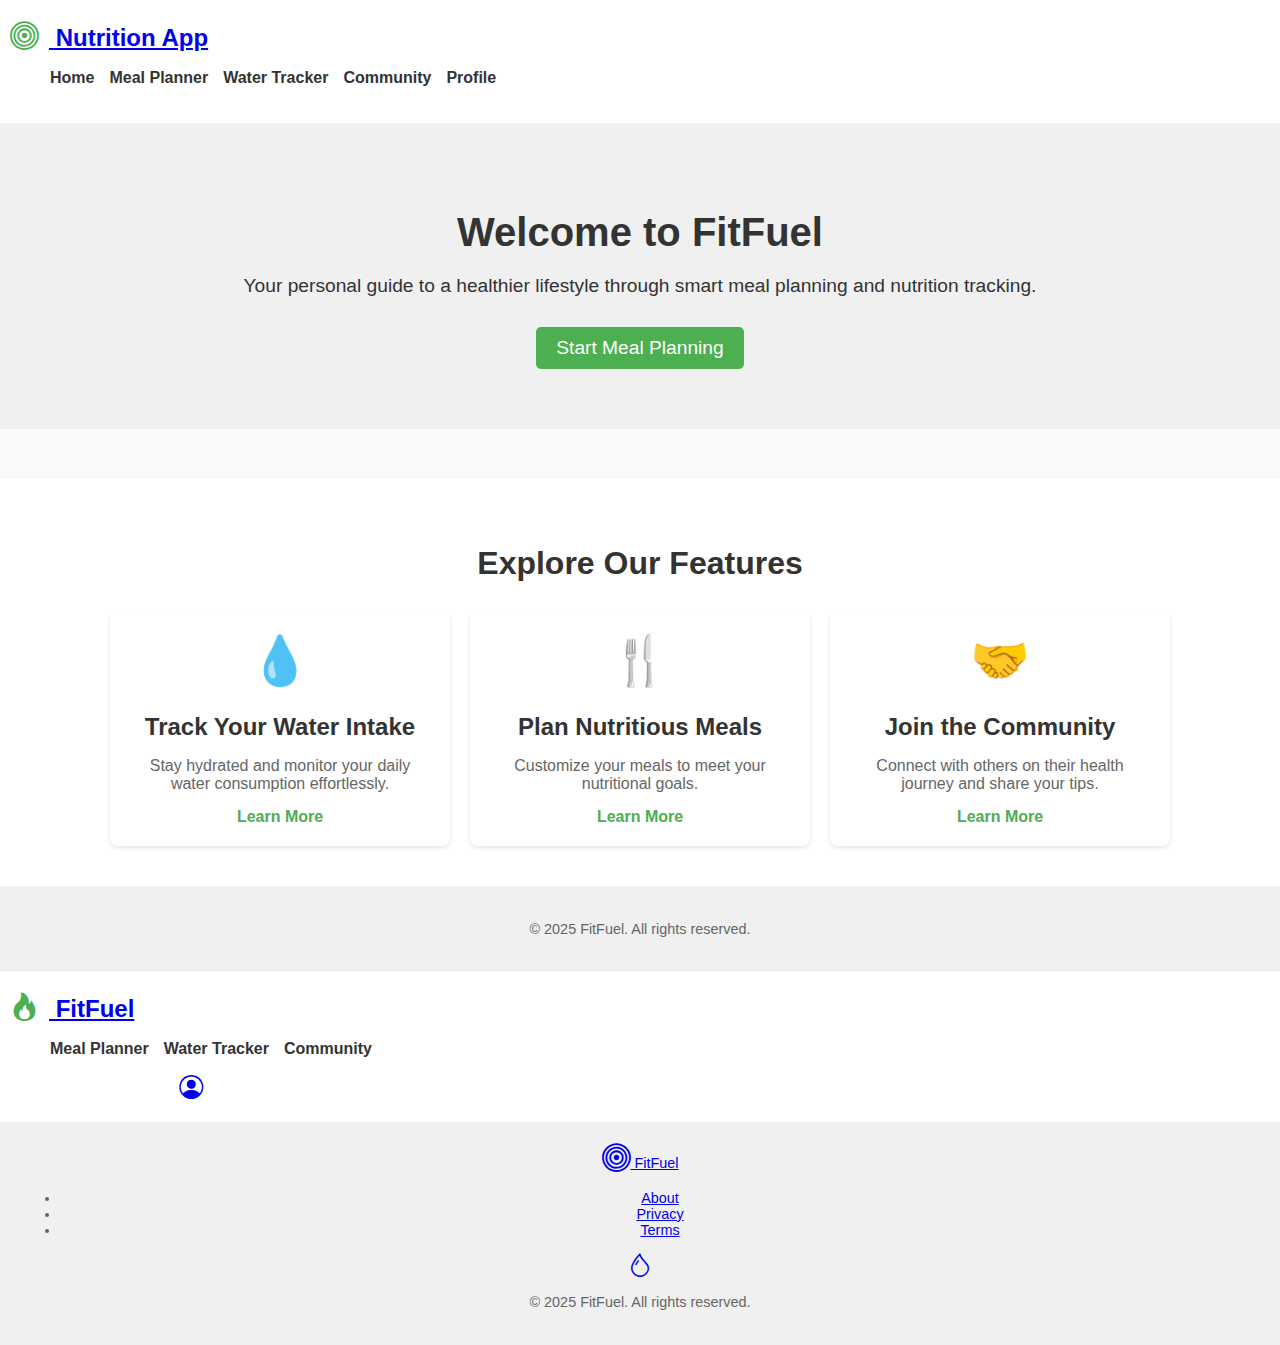
<file: index.html>
<!DOCTYPE html>
<html lang="en">
  <head>
    <meta charset="UTF-8" />
    <meta name="viewport" content="width=device-width, initial-scale=1.0" />
    <title>FitFuel</title>
    <link rel="stylesheet" href="assets/css/styles.css" />
    <link
      href="https://cdn.jsdelivr.net/npm/bootstrap-icons/font/bootstrap-icons.css"
      rel="stylesheet"
    />
  </head>
  <body>
    <!-- Header Section -->
    <header>
      <nav>
        <div class="logo">
          <a href="index.html">
            <i class="bi bi-bullseye" style="font-size: 1.8rem"></i> Nutrition
            App
          </a>
        </div>

        <ul>
          <li><a href="index.html" class="active">Home</a></li>
          <li><a href="components/mealplanner.html">Meal Planner</a></li>
          <li><a href="components/watertracker.html">Water Tracker</a></li>
          <li><a href="components/community.html">Community</a></li>
          <li><a href="components/profile.html">Profile</a></li>
        </ul>
      </nav>
    </header>

    <!-- Hero Section -->
    <section id="hero-banner">
      <h1>Welcome to FitFuel</h1>
      <p>
        Your personal guide to a healthier lifestyle through smart meal planning
        and nutrition tracking.
      </p>
      <a href="components/mealplanner.html" class="cta-button"
        >Start Meal Planning</a
      >
    </section>

    <!-- Features Section -->
    <section id="features">
      <h2>Explore Our Features</h2>
      <div class="feature-grid">
        <div class="feature-card">
          <span class="icon">💧</span>
          <h3>Track Your Water Intake</h3>
          <p>
            Stay hydrated and monitor your daily water consumption effortlessly.
          </p>
          <a href="components/watertracker.html" class="feature-link"
            >Learn More</a
          >
        </div>
        <div class="feature-card">
          <span class="icon">🍴</span>
          <h3>Plan Nutritious Meals</h3>
          <p>Customize your meals to meet your nutritional goals.</p>
          <a href="components/mealplanner.html" class="feature-link"
            >Learn More</a
          >
        </div>
        <div class="feature-card">
          <span class="icon">🤝</span>
          <h3>Join the Community</h3>
          <p>
            Connect with others on their health journey and share your tips.
          </p>
          <a href="components/community.html" class="feature-link"
            >Learn More</a
          >
        </div>
      </div>
    </section>

    <!-- Footer Section -->
    <footer>
      <p>&copy; 2025 FitFuel. All rights reserved.</p>
    </footer>

    <script src="assets/js/app.js" defer></script>
    <div id="header"></div>
    <div id="footer"></div>
    <script src="../assets/js/include.js" defer></script>
  </body>
</html>
</file>
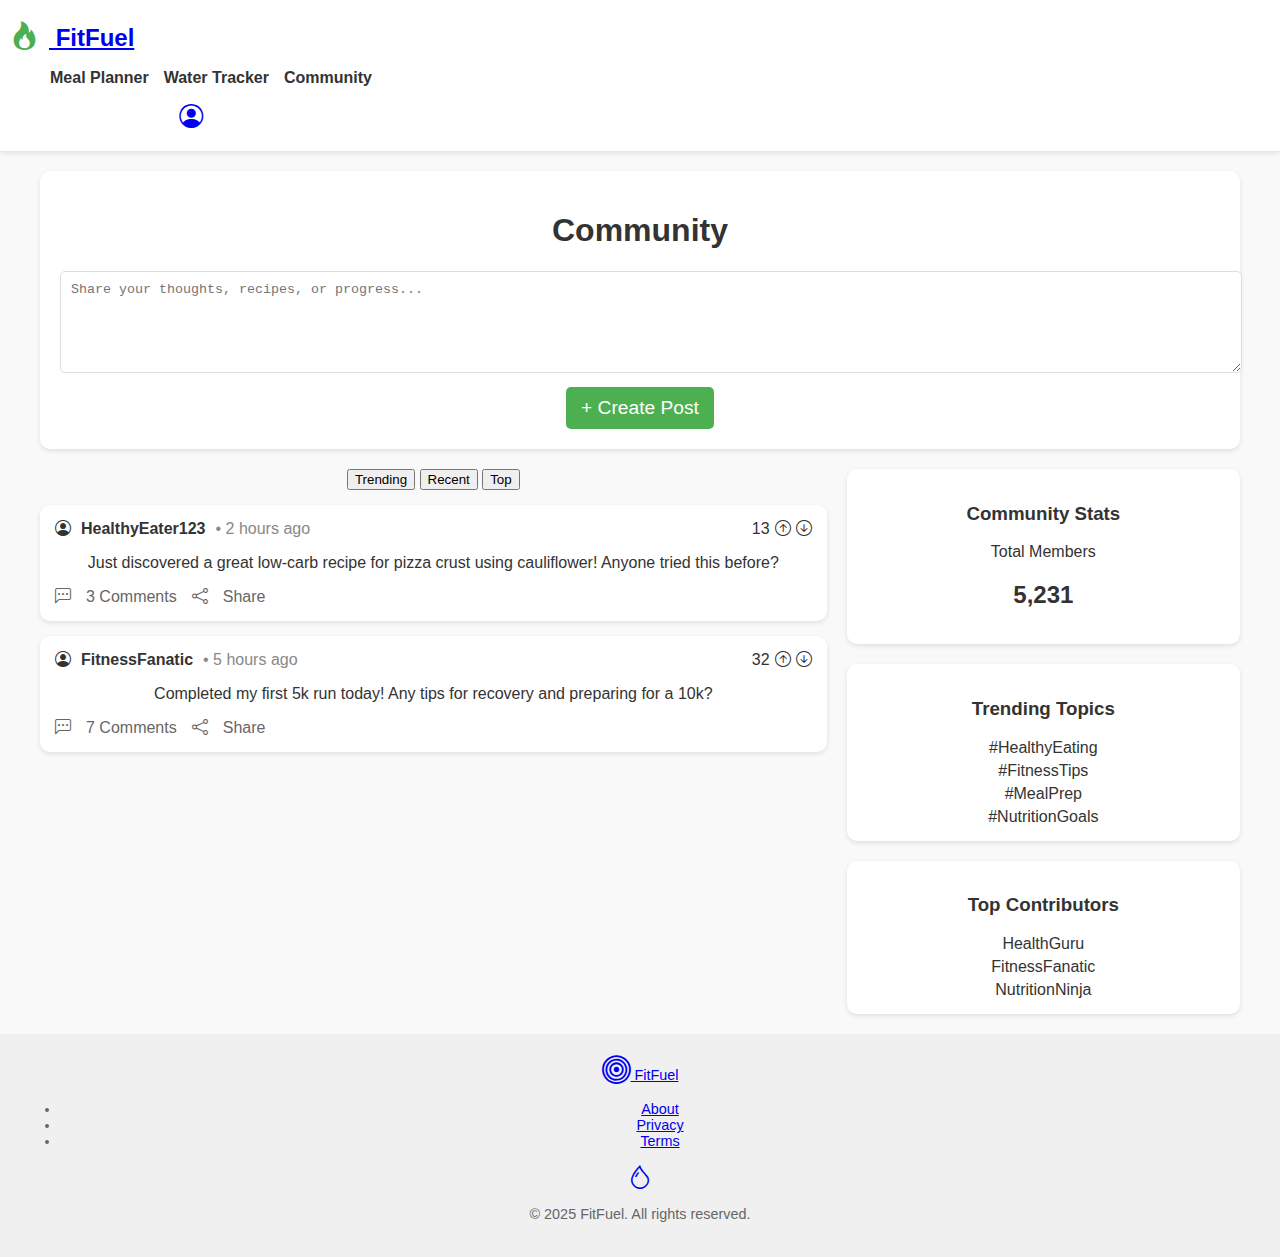
<file: components/community.html>
<!DOCTYPE html>
<html lang="en">
  <head>
    <meta charset="UTF-8" />
    <meta name="viewport" content="width=device-width, initial-scale=1.0" />
    <title>Community</title>
    <link
      href="https://cdn.jsdelivr.net/npm/bootstrap-icons/font/bootstrap-icons.css"
      rel="stylesheet"
    />
    <link rel="stylesheet" href="../assets/css/styles.css" />
  </head>
  <body>
    <!-- Header -->
    <div id="header"></div>

    <!-- Community Section -->
    <main id="community">
      <div class="community-container">
        <!-- Create a Post -->
        <section class="create-post">
          <h1>Community</h1>
          <textarea
            placeholder="Share your thoughts, recipes, or progress..."
          ></textarea>
          <button class="cta-button">+ Create Post</button>
        </section>

        <!-- Posts and Sidebar -->
        <div class="community-layout">
          <!-- Posts Section -->
          <section class="posts">
            <div class="post-tabs">
              <button class="tab active">Trending</button>
              <button class="tab">Recent</button>
              <button class="tab">Top</button>
            </div>

            <!-- Post 1 -->
            <div class="post">
              <div class="post-header">
                <div class="user-info">
                  <i class="bi bi-person-circle"></i>
                  <span class="username">HealthyEater123</span>
                  <span class="time">• 2 hours ago</span>
                </div>
                <div class="post-stats">
                  <span class="votes">13</span>
                  <i class="bi bi-arrow-up-circle"></i>
                  <i class="bi bi-arrow-down-circle"></i>
                </div>
              </div>
              <div class="post-content">
                <p>
                  Just discovered a great low-carb recipe for pizza crust using
                  cauliflower! Anyone tried this before?
                </p>
              </div>
              <div class="post-actions">
                <i class="bi bi-chat-left-dots"></i> 3 Comments
                <i class="bi bi-share"></i> Share
              </div>
            </div>

            <!-- Post 2 -->
            <div class="post">
              <div class="post-header">
                <div class="user-info">
                  <i class="bi bi-person-circle"></i>
                  <span class="username">FitnessFanatic</span>
                  <span class="time">• 5 hours ago</span>
                </div>
                <div class="post-stats">
                  <span class="votes">32</span>
                  <i class="bi bi-arrow-up-circle"></i>
                  <i class="bi bi-arrow-down-circle"></i>
                </div>
              </div>
              <div class="post-content">
                <p>
                  Completed my first 5k run today! Any tips for recovery and
                  preparing for a 10k?
                </p>
              </div>
              <div class="post-actions">
                <i class="bi bi-chat-left-dots"></i> 7 Comments
                <i class="bi bi-share"></i> Share
              </div>
            </div>
          </section>

          <!-- Sidebar -->
          <aside class="community-sidebar">
            <div class="community-stats">
              <h3>Community Stats</h3>
              <p>Total Members</p>
              <h2>5,231</h2>
            </div>
            <div class="trending-topics">
              <h3>Trending Topics</h3>
              <ul>
                <li>#HealthyEating</li>
                <li>#FitnessTips</li>
                <li>#MealPrep</li>
                <li>#NutritionGoals</li>
              </ul>
            </div>
            <div class="top-contributors">
              <h3>Top Contributors</h3>
              <ul>
                <li>HealthGuru</li>
                <li>FitnessFanatic</li>
                <li>NutritionNinja</li>
              </ul>
            </div>
          </aside>
        </div>
      </div>
    </main>

    <!-- Footer -->
    <div id="footer"></div>

    <script src="../assets/js/include.js" defer></script>
  </body>
</html>
</file>
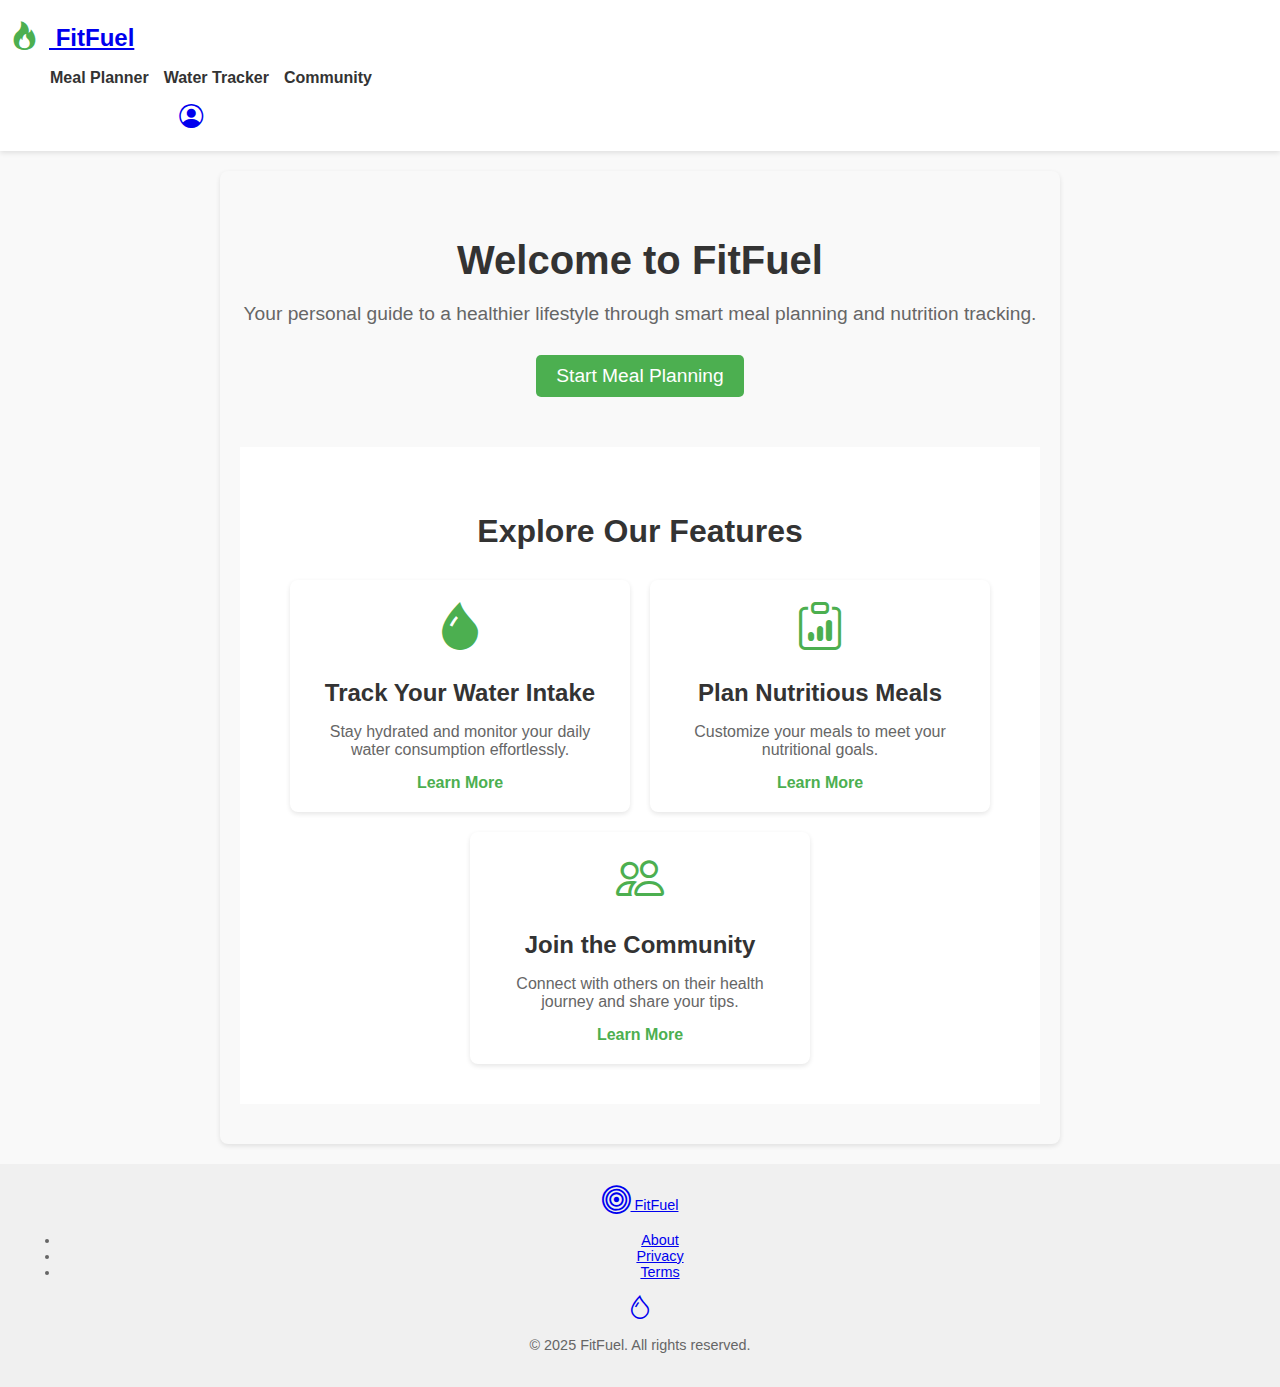
<file: components/home.html>
<!DOCTYPE html>
<html lang="en">
  <head>
    <meta charset="UTF-8" />
    <meta name="viewport" content="width=device-width, initial-scale=1.0" />
    <title>FitFuel - Home</title>
    <link
      href="https://cdn.jsdelivr.net/npm/bootstrap-icons/font/bootstrap-icons.css"
      rel="stylesheet"
    />
    <link rel="stylesheet" href="../assets/css/styles.css" />
  </head>
  <body>
    <!-- Header -->
    <div id="header"></div>

    <!-- Home Section -->
    <section id="home">
      <div class="dashboard">
        <h1>Welcome to FitFuel</h1>
        <p>
          Your personal guide to a healthier lifestyle through smart meal
          planning and nutrition tracking.
        </p>
        <a href="mealplanner.html" class="cta-button">Start Meal Planning</a>

        <!-- Features Section -->
        <section id="features">
          <h2>Explore Our Features</h2>
          <div class="feature-grid">
            <div class="feature-card">
              <span class="icon"><i class="bi bi-droplet-fill"></i></span>
              <h3>Track Your Water Intake</h3>
              <p>
                Stay hydrated and monitor your daily water consumption
                effortlessly.
              </p>
              <a href="watertracker.html" class="feature-link">Learn More</a>
            </div>
            <div class="feature-card">
              <span class="icon"><i class="bi bi-clipboard-data"></i></span>
              <h3>Plan Nutritious Meals</h3>
              <p>Customize your meals to meet your nutritional goals.</p>
              <a href="mealplanner.html" class="feature-link">Learn More</a>
            </div>
            <div class="feature-card">
              <span class="icon"><i class="bi bi-people"></i></span>
              <h3>Join the Community</h3>
              <p>
                Connect with others on their health journey and share your tips.
              </p>
              <a href="community.html" class="feature-link">Learn More</a>
            </div>
          </div>
        </section>
      </div>
    </section>

    <!-- Footer -->
    <div id="footer"></div>

    <script src="../assets/js/include.js" defer></script>
  </body>
</html>
</file>
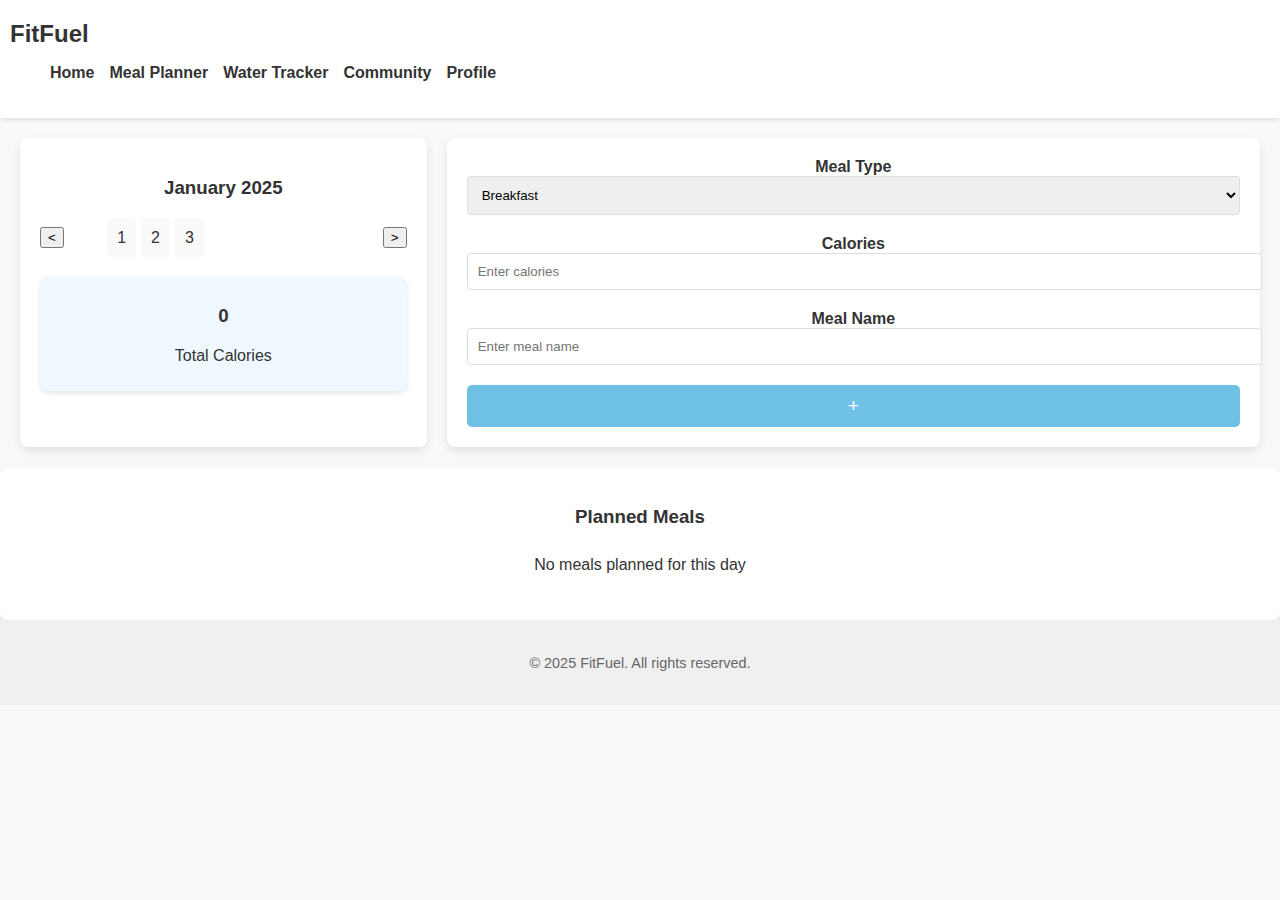
<file: components/mealplanner.html>
<!DOCTYPE html>
<html lang="en">
<head>
    <meta charset="UTF-8">
    <meta name="viewport" content="width=device-width, initial-scale=1.0">
    <title>Meal Planner</title>
    <link rel="stylesheet" href="../assets/css/styles.css">
</head>
<body>
    <!-- Header Section -->
    <header>
        <nav>
            <div class="logo">FitFuel</div>
            <ul>
                <li><a href="../index.html">Home</a></li>
                <li><a href="mealplanner.html" class="active">Meal Planner</a></li>
                <li><a href="watertracker.html">Water Tracker</a></li>
                <li><a href="community.html">Community</a></li>
                <li><a href="profile.html">Profile</a></li>
            </ul>
        </nav>
    </header>

    <!-- Meal Planner Section -->
    <main id="meal-planner">
        <div class="meal-planner-container">
            <div class="calendar">
                <h3>January 2025</h3>
                <div class="calendar-grid">
                    <button>&lt;</button>
                    <div class="date-grid">
                        <!-- Dynamically populate dates -->
                        <span>1</span>
                        <span>2</span>
                        <span>3</span>
                        <!-- Add more dates -->
                    </div>
                    <button>&gt;</button>
                </div>
                <div class="total-calories">
                    <h3>0</h3>
                    <p>Total Calories</p>
                </div>
            </div>

            <div class="meal-form">
              <div>
                  <label for="meal-options">Meal Type</label>
                  <select id="meal-options">
                      <option value="breakfast">Breakfast</option>
                      <option value="lunch">Lunch</option>
                      <option value="snacks">Snacks</option>
                      <option value="dinner">Dinner</option>
                  </select>
              </div>
              <div>
                  <label for="calories">Calories</label>
                  <input type="number" id="calories" placeholder="Enter calories">
              </div>
              <div>
                  <label for="meal-name">Meal Name</label>
                  <input type="text" id="meal-name" placeholder="Enter meal name">
              </div>
              <button id="add-meal-button">+</button>
          </div>
      </div>

      <div class="planned-meals">
          <h3>Planned Meals</h3>
          <ul id="meal-list">
              <li>No meals planned for this day</li>
          </ul>
      </div>
  </div>
</main>

<!-- Footer Section -->
<footer>
  <p>&copy; 2025 FitFuel. All rights reserved.</p>
</footer>

<script src="../assets/js/app.js" defer></script>
</body>
</html>
</file>
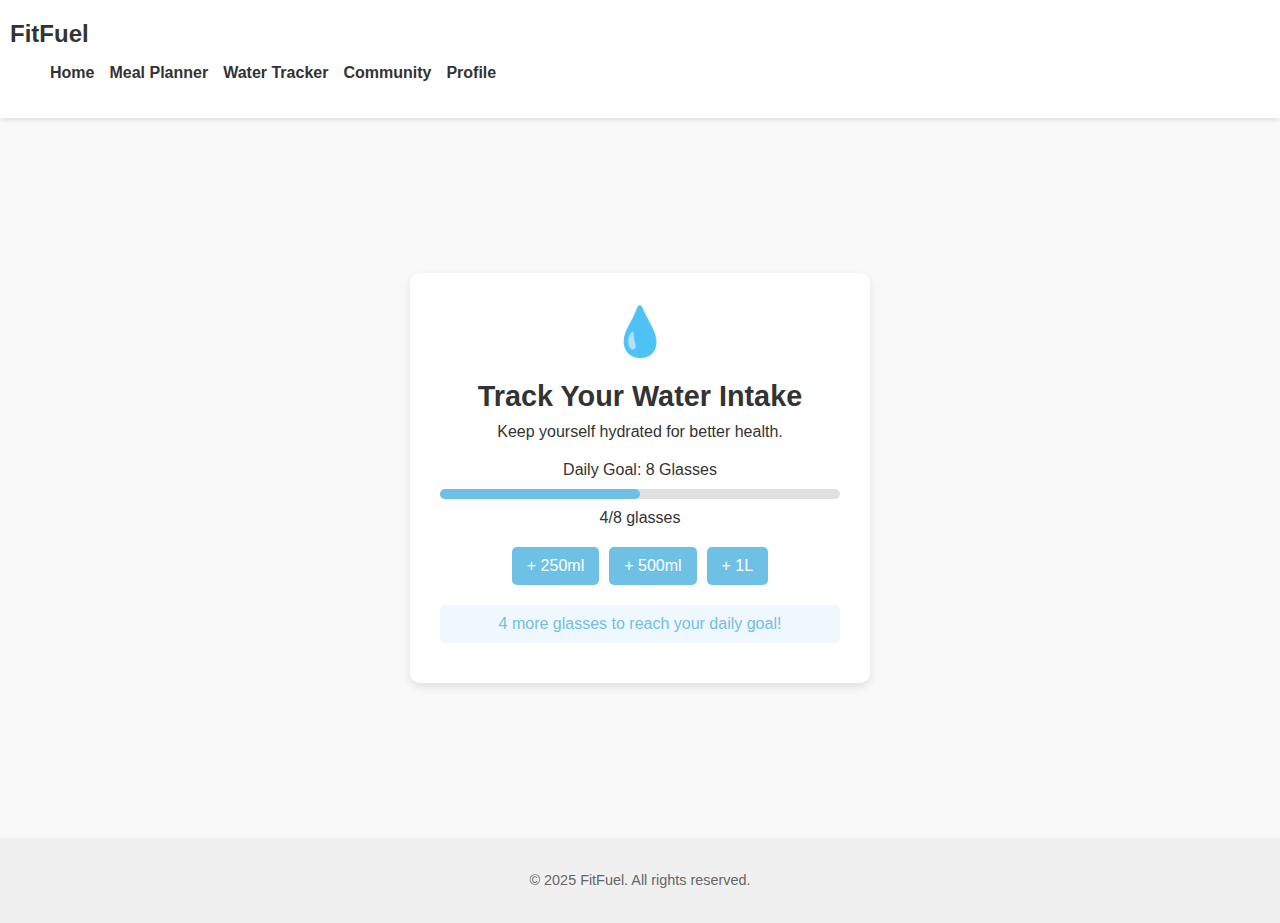
<file: components/watertracker.html>
<!DOCTYPE html>
<html lang="en">
  <head>
    <meta charset="UTF-8" />
    <meta name="viewport" content="width=device-width, initial-scale=1.0" />
    <title>Water Tracker</title>
    <link rel="stylesheet" href="../assets/css/styles.css" />
  </head>
  <body>
    <!-- Header Section -->
    <header>
      <nav>
        <div class="logo">FitFuel</div>
        <ul>
          <li><a href="../index.html">Home</a></li>
          <li><a href="mealplanner.html">Meal Planner</a></li>
          <li><a href="watertracker.html" class="active">Water Tracker</a></li>
          <li><a href="community.html">Community</a></li>
          <li><a href="profile.html">Profile</a></li>
        </ul>
      </nav>
    </header>

    <!-- Water Tracker Section -->
    <main id="water-tracker">
      <div class="tracker-card">
        <span class="icon">💧</span>
        <h1>Track Your Water Intake</h1>
        <p>Keep yourself hydrated for better health.</p>
        <div class="progress-info">
          <p>Daily Goal: 8 Glasses</p>
          <div class="progress-bar">
            <div style="width: 50%"></div>
          </div>
          <p>4/8 glasses</p>
        </div>
        <div class="add-water-buttons">
          <button data-amount="250">+ 250ml</button>
          <button data-amount="500">+ 500ml</button>
          <button data-amount="1000">+ 1L</button>
        </div>
        <p class="goal-message">4 more glasses to reach your daily goal!</p>
      </div>
    </main>

    <!-- Footer Section -->
    <footer>
      <p>&copy; 2025 FitFuel. All rights reserved.</p>
    </footer>

    <script src="../assets/js/app.js" defer></script>
  </body>
</html>
</file>
<file: assets/css/styles.css>
/* General */
body {
  font-family: Arial, sans-serif;
  margin: 0;
  padding: 0;
  background-color: #f9f9f9;
  color: #333;
  text-align: center;
}

/* Header */
header {
  background-color: #ffffff;
  padding: 20px 10px;
  box-shadow: 0px 2px 5px rgba(0, 0, 0, 0.1);
  display: flex;
  justify-content: space-between;
  align-items: center;
}

header .logo {
  font-size: 1.5rem;
  font-weight: bold;
}

header ul {
  list-style: none;
  display: flex;
  gap: 15px;
}

header li a {
  text-decoration: none;
  color: #333;
  font-weight: bold;
}

/* Hero Section */
#hero-banner {
  padding: 60px 20px;
  background-color: #f0f0f0;
}

#hero-banner h1 {
  font-size: 2.5rem;
  margin-bottom: 20px;
}

#hero-banner p {
  font-size: 1.2rem;
  margin-bottom: 30px;
}

.cta-button {
  padding: 10px 20px;
  font-size: 1rem;
  background-color: #4caf50;
  color: white;
  text-decoration: none;
  border-radius: 5px;
}

.cta-button:hover {
  background-color: #45a049;
}

/* Features Section */
#features {
  padding: 40px 20px;
  background-color: #ffffff;
}

#features h2 {
  font-size: 2rem;
  margin-bottom: 30px;
}

.feature-grid {
  display: flex;
  gap: 20px;
  justify-content: center;
  flex-wrap: wrap;
}

.feature-card {
  background-color: #f9f9f9;
  padding: 20px;
  border-radius: 8px;
  box-shadow: 0px 2px 5px rgba(0, 0, 0, 0.1);
  width: 300px;
  text-align: center;
}

.feature-card .icon {
  font-size: 2rem;
  margin-bottom: 15px;
}

.feature-card h3 {
  font-size: 1.5rem;
  margin-bottom: 10px;
}

.feature-card p {
  font-size: 1rem;
  margin-bottom: 20px;
}

.feature-link {
  text-decoration: none;
  color: #4caf50;
  font-weight: bold;
}

.feature-link:hover {
  text-decoration: underline;
}

/* Footer */
footer {
  background-color: #f0f0f0;
  padding: 20px 10px;
  font-size: 0.9rem;
  color: #666;
}

/* Water Tracker Section */
#water-tracker {
  display: flex;
  justify-content: center;
  align-items: center;
  min-height: 80vh;
}

.tracker-card {
  background-color: white;
  padding: 30px;
  border-radius: 10px;
  box-shadow: 0px 4px 10px rgba(0, 0, 0, 0.1);
  text-align: center;
  width: 400px;
}

.tracker-card .icon {
  font-size: 3rem;
  color: #6ec1e4;
  margin-bottom: 20px;
}

.tracker-card h1 {
  font-size: 1.8rem;
  margin-bottom: 10px;
}

.tracker-card p {
  font-size: 1rem;
  margin: 10px 0;
}

.progress-info {
  margin: 20px 0;
}

.progress-bar {
  background-color: #e0e0e0;
  border-radius: 10px;
  height: 10px;
  width: 100%;
  margin: 10px 0;
  position: relative;
}

.progress-bar div {
  background-color: #6ec1e4;
  height: 100%;
  border-radius: 10px;
  width: 50%; /* Adjust dynamically with JavaScript */
}

.add-water-buttons {
  display: flex;
  gap: 10px;
  justify-content: center;
  margin: 20px 0;
}

.add-water-buttons button {
  padding: 10px 15px;
  border: none;
  border-radius: 5px;
  background-color: #6ec1e4;
  color: white;
  font-size: 1rem;
  cursor: pointer;
}

.add-water-buttons button:hover {
  background-color: #5caad2;
}

.goal-message {
  background-color: #f0f8ff;
  color: #6ec1e4;
  padding: 10px;
  border-radius: 5px;
  margin-top: 15px;
  font-size: 0.9rem;
}

footer {
  text-align: center;
  padding: 20px;
  background-color: #f0f0f0;
  font-size: 0.9rem;
  color: #666;
}

/* Meal Planner Section */
.meal-planner-container {
  display: grid;
  grid-template-columns: 1fr 2fr;
  gap: 20px;
  margin: 20px;
}

.calendar {
  padding: 20px;
  background: #ffffff;
  border-radius: 8px;
  box-shadow: 0px 4px 10px rgba(0, 0, 0, 0.1);
  text-align: center;
}

.calendar h3 {
  margin-bottom: 20px;
}

.calendar-grid {
  display: flex;
  justify-content: space-between;
  align-items: center;
  margin-bottom: 20px;
}

.date-grid {
  display: grid;
  grid-template-columns: repeat(7, 1fr);
  gap: 5px;
}

.date-grid span {
  padding: 10px;
  background: #f9f9f9;
  border-radius: 4px;
  text-align: center;
}

.total-calories {
  background: #f0f8ff;
  padding: 10px;
  border-radius: 8px;
  margin-top: 20px;
  box-shadow: 0px 2px 5px rgba(0, 0, 0, 0.1);
}

/* Form styles */
.meal-form {
  display: flex;
  flex-direction: column;
  gap: 10px;
  padding: 20px;
  background: #ffffff;
  border-radius: 8px;
  box-shadow: 0px 4px 10px rgba(0, 0, 0, 0.1);
}

.meal-form label {
  font-weight: bold;
  margin-bottom: 5px;
}

.meal-form input,
.meal-form select {
  padding: 10px;
  border: 1px solid #ddd;
  border-radius: 4px;
  width: 100%;
  margin-bottom: 10px;
}

#add-meal-button {
  padding: 10px;
  background: #6ec1e4;
  color: white;
  border: none;
  border-radius: 5px;
  font-size: 1.2rem;
  cursor: pointer;
}

#add-meal-button:hover {
  background: #5caad2;
}

/* Planned Meals */
.planned-meals {
  padding: 20px;
  background: #ffffff;
  border-radius: 8px;
  box-shadow: 0px 4px 10px rgba(0, 0, 0, 0.1);
}

#meal-list {
  list-style: none;
  padding: 0;
}

#meal-list li {
  padding: 10px;
  border-bottom: 1px solid #ddd;
}

#meal-list li:last-child {
  border-bottom: none;
}

/* Logo */
.logo {
  display: flex;
  align-items: center;
  font-size: 1.5rem;
  font-weight: bold;
  text-decoration: none;
  color: #333;
}

.logo i {
  margin-right: 10px; /* Space between icon and text */
  color: #4caf50; /* Logo icon color */
}

.logo a:hover i {
  color: #45a049; /* Change icon color on hover */
}

/* Community Page */
.community-container {
  max-width: 1200px;
  margin: 20px auto;
  display: flex;
  flex-direction: column;
  gap: 20px;
}

.create-post {
  background: #ffffff;
  padding: 20px;
  border-radius: 10px;
  box-shadow: 0px 2px 5px rgba(0, 0, 0, 0.1);
}

.create-post textarea {
  width: 100%;
  height: 80px;
  padding: 10px;
  border: 1px solid #ddd;
  border-radius: 5px;
  margin-bottom: 10px;
}

.create-post .cta-button {
  display: inline-block;
  padding: 10px 15px;
  background: #4caf50;
  color: white;
  border: none;
  border-radius: 5px;
  cursor: pointer;
}

.community-layout {
  display: grid;
  grid-template-columns: 2fr 1fr;
  gap: 20px;
}

.posts {
  display: flex;
  flex-direction: column;
  gap: 15px;
}

.post {
  background: #ffffff;
  padding: 15px;
  border-radius: 10px;
  box-shadow: 0px 2px 5px rgba(0, 0, 0, 0.1);
}

.post-header {
  display: flex;
  justify-content: space-between;
  align-items: center;
}

.user-info {
  display: flex;
  align-items: center;
  gap: 10px;
}

.username {
  font-weight: bold;
}

.time {
  color: #888;
}

.post-stats {
  display: flex;
  align-items: center;
  gap: 5px;
}

.post-content {
  margin: 10px 0;
}

.post-actions {
  display: flex;
  gap: 15px;
  color: #666;
}

.community-sidebar {
  display: flex;
  flex-direction: column;
  gap: 20px;
}

.community-stats,
.trending-topics,
.top-contributors {
  background: #ffffff;
  padding: 15px;
  border-radius: 10px;
  box-shadow: 0px 2px 5px rgba(0, 0, 0, 0.1);
}

.trending-topics ul,
.top-contributors ul {
  list-style: none;
  padding: 0;
  margin: 0;
  display: flex;
  flex-direction: column;
  gap: 5px;
}

/* Dashboard Section */
.dashboard {
  text-align: center;
  padding: 40px 20px;
  background-color: #f9f9f9;
  border-radius: 8px;
  margin: 20px auto;
  max-width: 800px;
  box-shadow: 0px 2px 5px rgba(0, 0, 0, 0.1);
}

.dashboard h1 {
  font-size: 2.5rem;
  margin-bottom: 20px;
}

.dashboard p {
  font-size: 1.2rem;
  margin-bottom: 30px;
  color: #666;
}

.cta-button {
  display: inline-block;
  padding: 10px 20px;
  font-size: 1.2rem;
  background-color: #4CAF50;
  color: white;
  text-decoration: none;
  border-radius: 5px;
}

.cta-button:hover {
  background-color: #45a049;
}

/* Features Section */
#features {
  margin-top: 50px;
}

#features h2 {
  font-size: 2rem;
  margin-bottom: 30px;
  text-align: center;
}

.feature-grid {
  display: flex;
  justify-content: center;
  gap: 20px;
  flex-wrap: wrap;
}

.feature-card {
  background: white;
  padding: 20px;
  border-radius: 8px;
  box-shadow: 0px 2px 5px rgba(0, 0, 0, 0.1);
  width: 300px;
  text-align: center;
}

.feature-card .icon {
  font-size: 3rem;
  color: #4CAF50;
  margin-bottom: 10px;
}

.feature-card h3 {
  font-size: 1.5rem;
  margin-bottom: 10px;
}

.feature-card p {
  font-size: 1rem;
  margin-bottom: 15px;
  color: #666;
}

.feature-link {
  font-size: 1rem;
  color: #4CAF50;
  text-decoration: none;
  font-weight: bold;
}

.feature-link:hover {
  text-decoration: underline;
}
</file>
